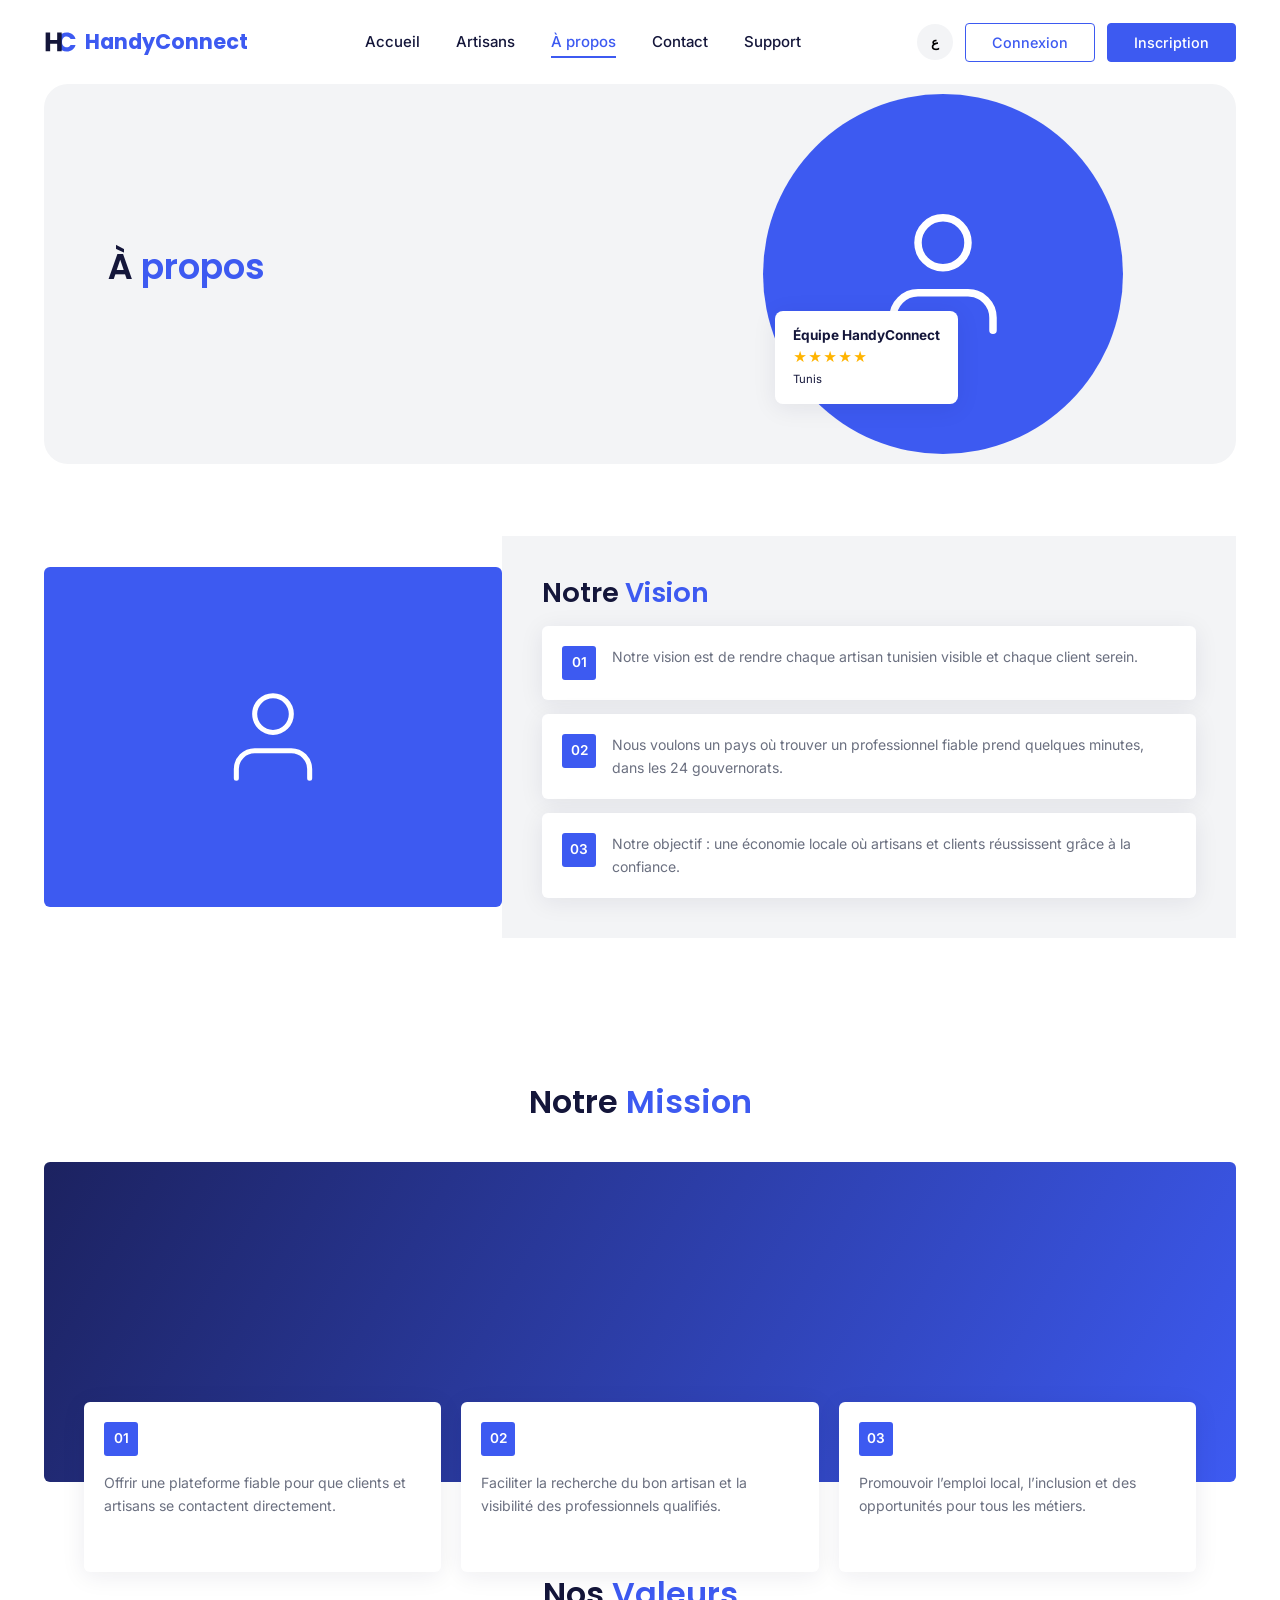
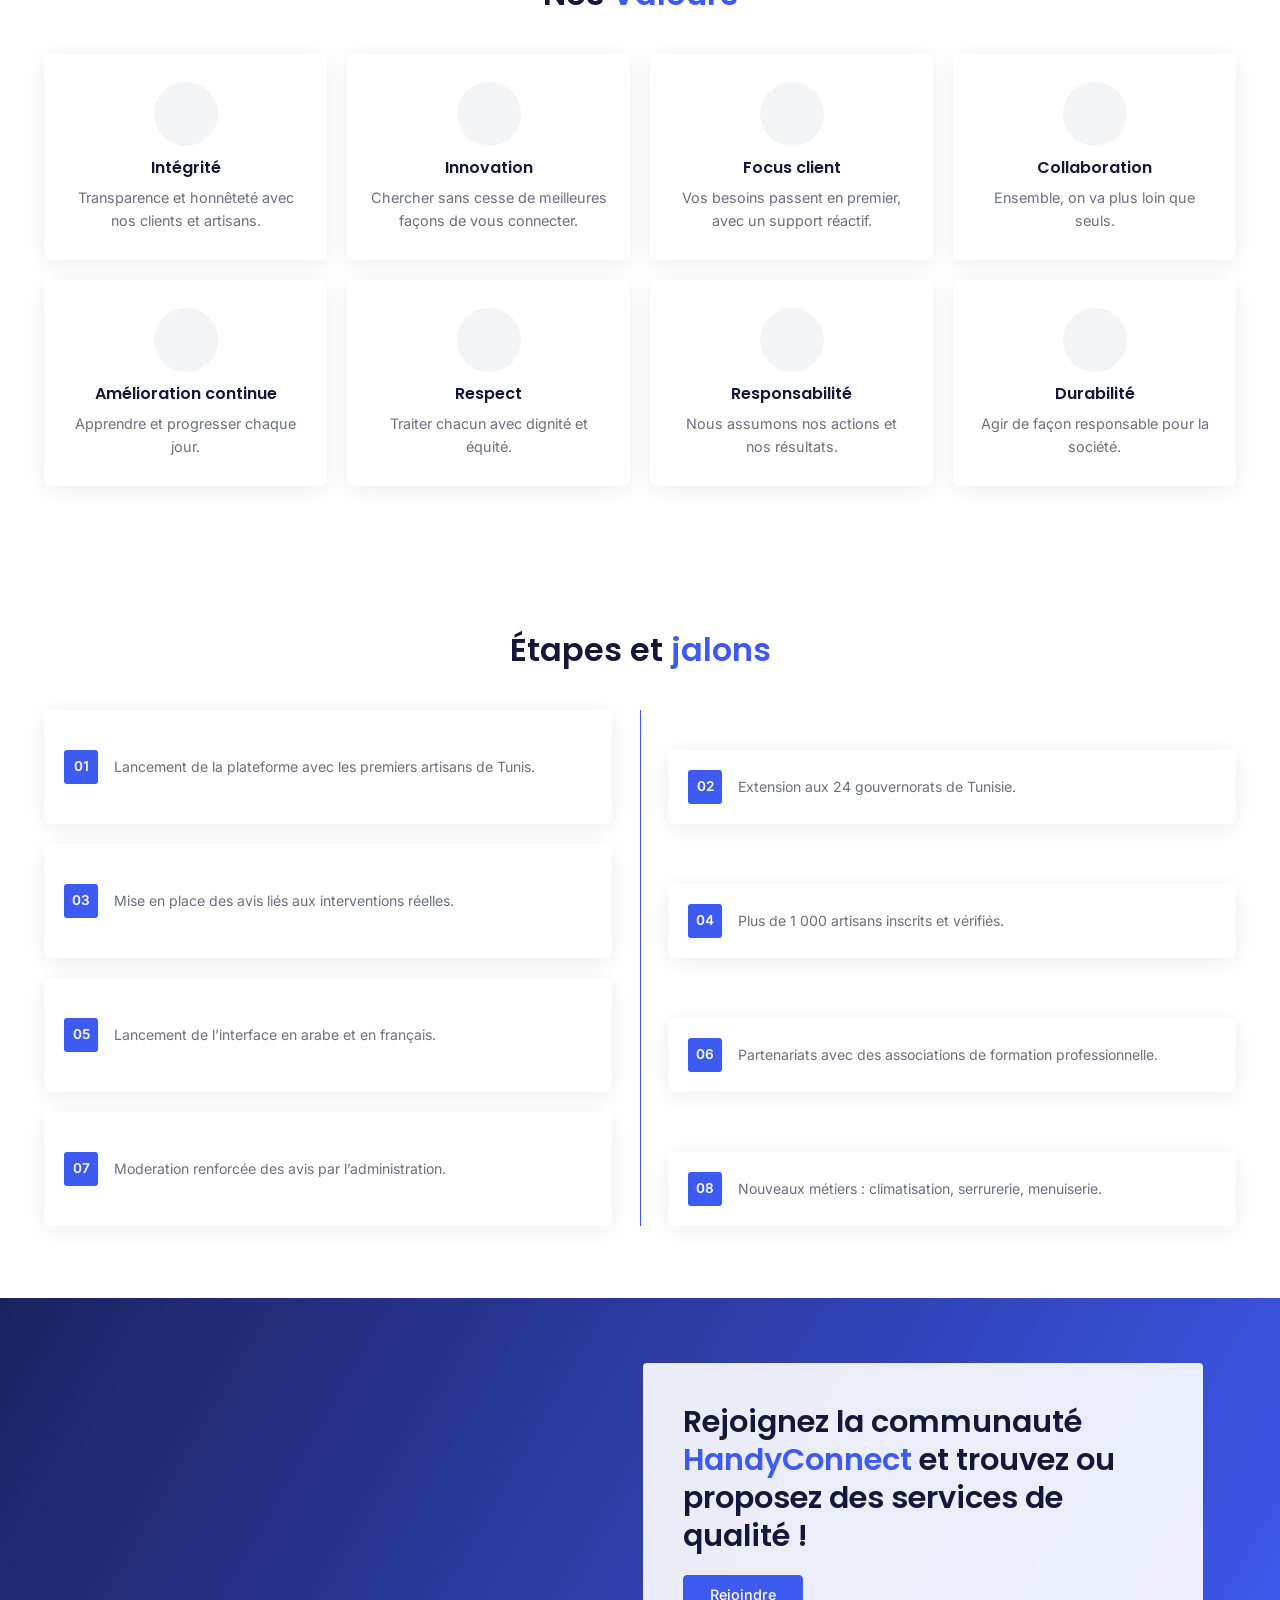
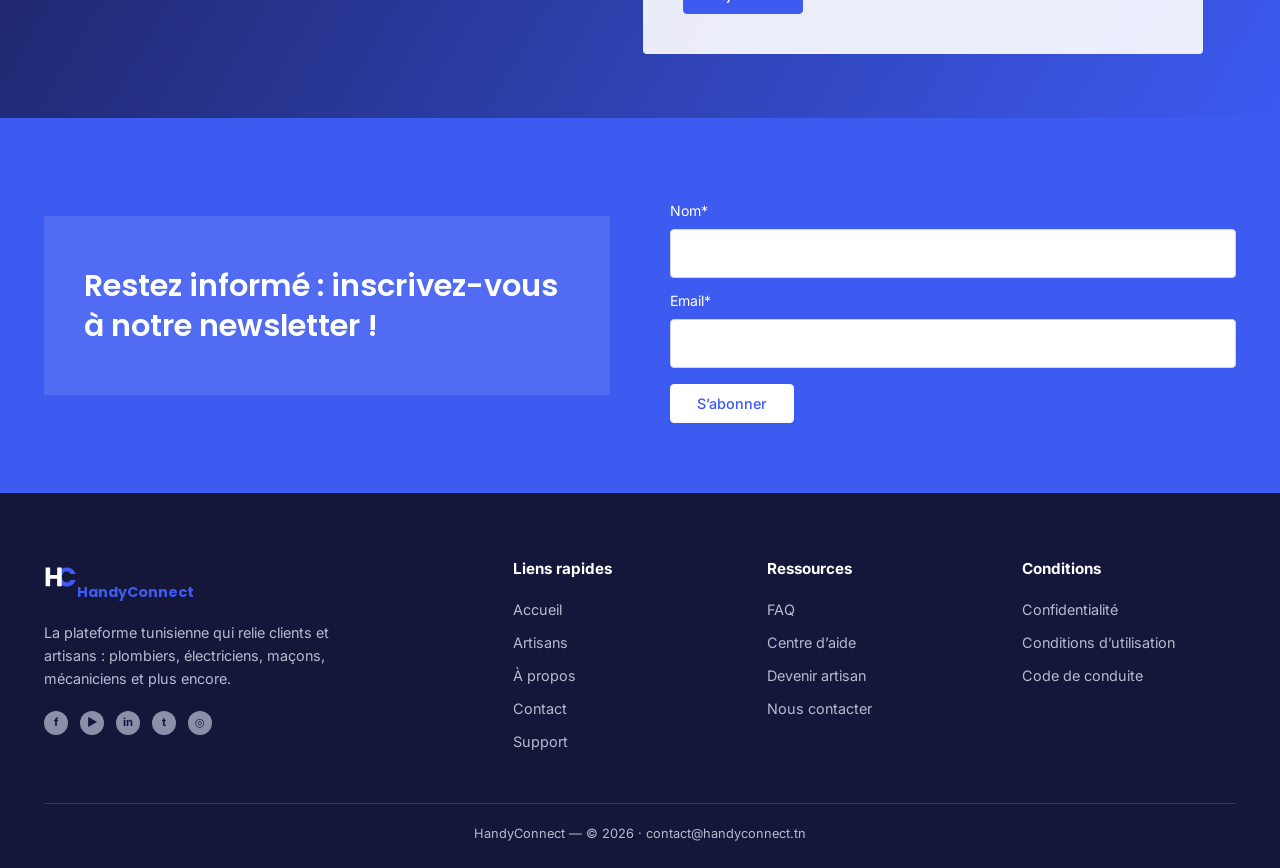
<file: about.html>
<!DOCTYPE html>
<html lang="fr">

<head>
    <meta charset="UTF-8">
    <meta name="viewport" content="width=device-width,initial-scale=1">
    <title>À propos — HandyConnect</title>
    <meta name="theme-color" content="#3D5AF1">
    <link
        href="https://fonts.googleapis.com/css2?family=Cairo:wght@400;700&family=Inter:wght@400;500;600&family=Poppins:wght@500;600;700&display=swap"
        rel="stylesheet">
    <link rel="icon" href="img/logo.svg">
    <link rel="stylesheet" href="css/style.css">
</head>

<body>
    <div id="hd"></div>
    <main class="w">
        <div class="hc">
            <div>
                <h1 data-ar="من <span>نحن</span>">À <span>propos</span></h1>
            </div>
            <div class="hv">
                <div class="cr"><span data-ic="user"></span></div>
                <div class="fc"><b>Équipe HandyConnect</b><br><span class="sr">★★★★★</span><br><small>Tunis</small>
                </div>
            </div>
        </div>
        <section class="sec">
            <div class="vs">
                <div class="vi"><span data-ic="user"></span></div>
                <div class="vp">
                    <h2 data-ar="رؤيتنا <span></span>">Notre <span>Vision</span></h2>
                    <div style="display:flex;flex-direction:column;gap:14px" id="vis"></div>
                </div>
            </div>
        </section>
        <section class="sec" style="padding-bottom:110px">
            <h2 class="st" data-ar="مهمتنا">Notre <span>Mission</span></h2>
            <div class="ms">
                <div class="g3" id="mis"></div>
            </div>
        </section>
        <section class="sec">
            <h2 class="st" data-ar="قيمنا">Nos <span>Valeurs</span></h2>
            <div class="g4" id="val"></div>
        </section>
        <section class="sec">
            <h2 class="st">Étapes et <span>jalons</span></h2>
            <div class="mil" id="mil"></div>
        </section>
    </main>
    <section class="bn" data-cta></section>
    <section class="nl" data-nl></section>
    <div id="ft"></div>
    <script src="js/data.js"></script>
    <script src="js/app.js"></script>
    <script src="js/forms.js"></script>
</body>

</html>
</file>
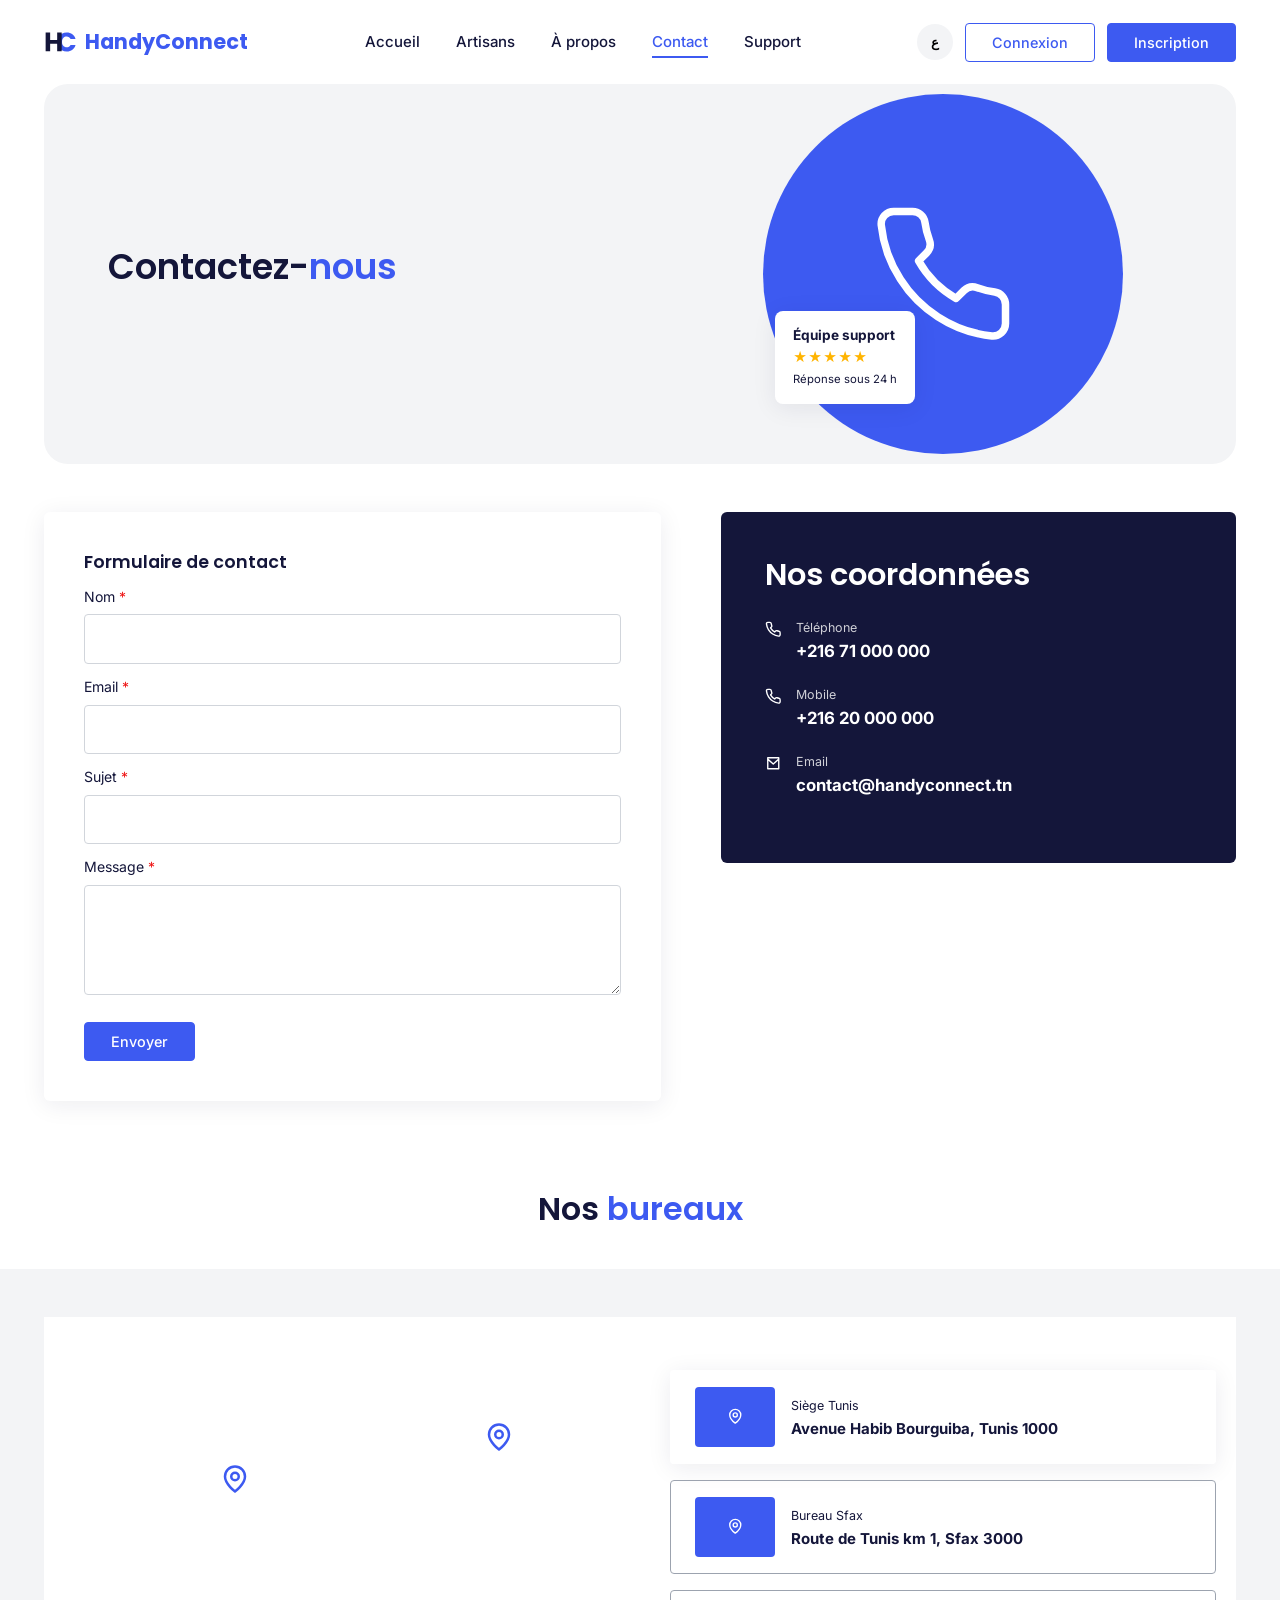
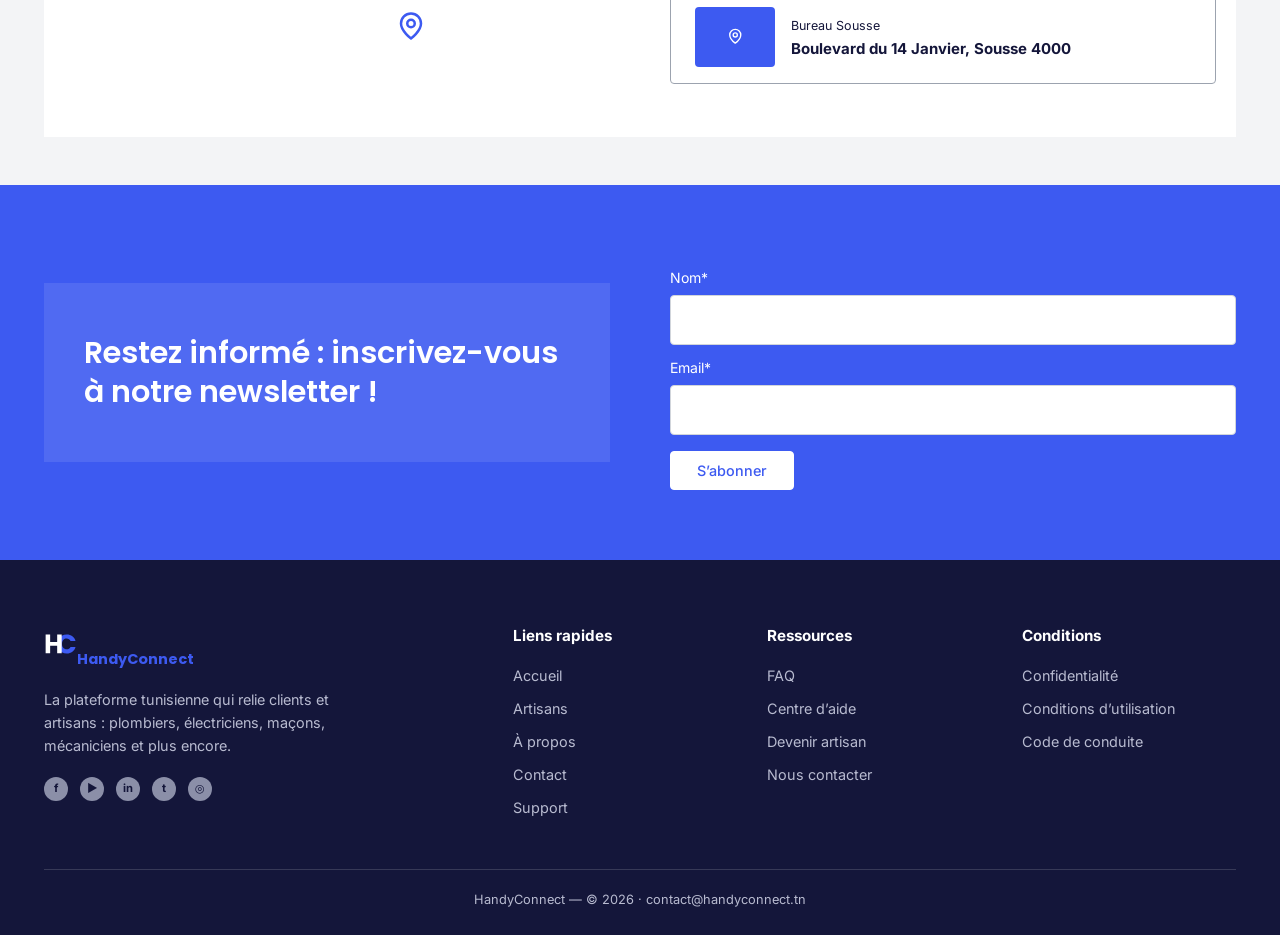
<file: contact.html>
<!DOCTYPE html>
<html lang="fr">

<head>
    <meta charset="UTF-8">
    <meta name="viewport" content="width=device-width,initial-scale=1">
    <title>Contact — HandyConnect</title>
    <meta name="theme-color" content="#3D5AF1">
    <link
        href="https://fonts.googleapis.com/css2?family=Cairo:wght@400;700&family=Inter:wght@400;500;600&family=Poppins:wght@500;600;700&display=swap"
        rel="stylesheet">
    <link rel="icon" href="img/logo.svg">
    <link rel="stylesheet" href="css/style.css">
</head>

<body>
    <div id="hd"></div>
    <main class="w">
        <div class="hc">
            <div>
                <h1 data-ar="تواصل <span>معنا</span>">Contactez-<span>nous</span></h1>
            </div>
            <div class="hv">
                <div class="cr"><span data-ic="phone"></span></div>
                <div class="fc"><b>Équipe support</b><br><span class="sr">★★★★★</span><br><small>Réponse sous 24
                        h</small></div>
            </div>
        </div>
        <div class="cg">
            <form class="fm" action="api/contact" method="post" data-form="contact">
                <h3>Formulaire de contact</h3><label for="ct-n">Nom <em>*</em></label><input id="ct-n" name="name"
                    required minlength="2" maxlength="60" autocomplete="name"><label for="ct-e">Email
                    <em>*</em></label><input id="ct-e" name="email" type="email" required maxlength="80"
                    autocomplete="email"><label for="ct-s">Sujet <em>*</em></label><input id="ct-s" name="subject"
                    required minlength="3" maxlength="100"><label for="ct-m">Message <em>*</em></label><textarea
                    id="ct-m" name="message" required minlength="10" maxlength="1000"></textarea><button
                    class="bf">Envoyer</button>
            </form>
            <div class="dk">
                <h2 data-ar="اتصل بنا">Nos coordonnées</h2>
                <div><span data-ic="phone"></span><span><small>Téléphone</small><b>+216 71 000 000</b></span></div>
                <div><span data-ic="phone"></span><span><small>Mobile</small><b>+216 20 000 000</b></span></div>
                <div><span data-ic="mail"></span><span><small>Email</small><b>contact@handyconnect.tn</b></span></div>
            </div>
        </div>
        <h2 class="st" style="margin-top:40px">Nos <span>bureaux</span></h2>
    </main>
    <section class="bg" style="padding:48px 0">
        <div class="w">
            <div class="ofc">
                <div class="mp" id="mp"></div>
                <div class="ol" id="of"></div>
            </div>
        </div>
    </section>
    <section class="nl" data-nl></section>
    <div id="ft"></div>
    <script src="js/data.js"></script>
    <script src="js/app.js"></script>
    <script src="js/forms.js"></script>
</body>

</html>
</file>
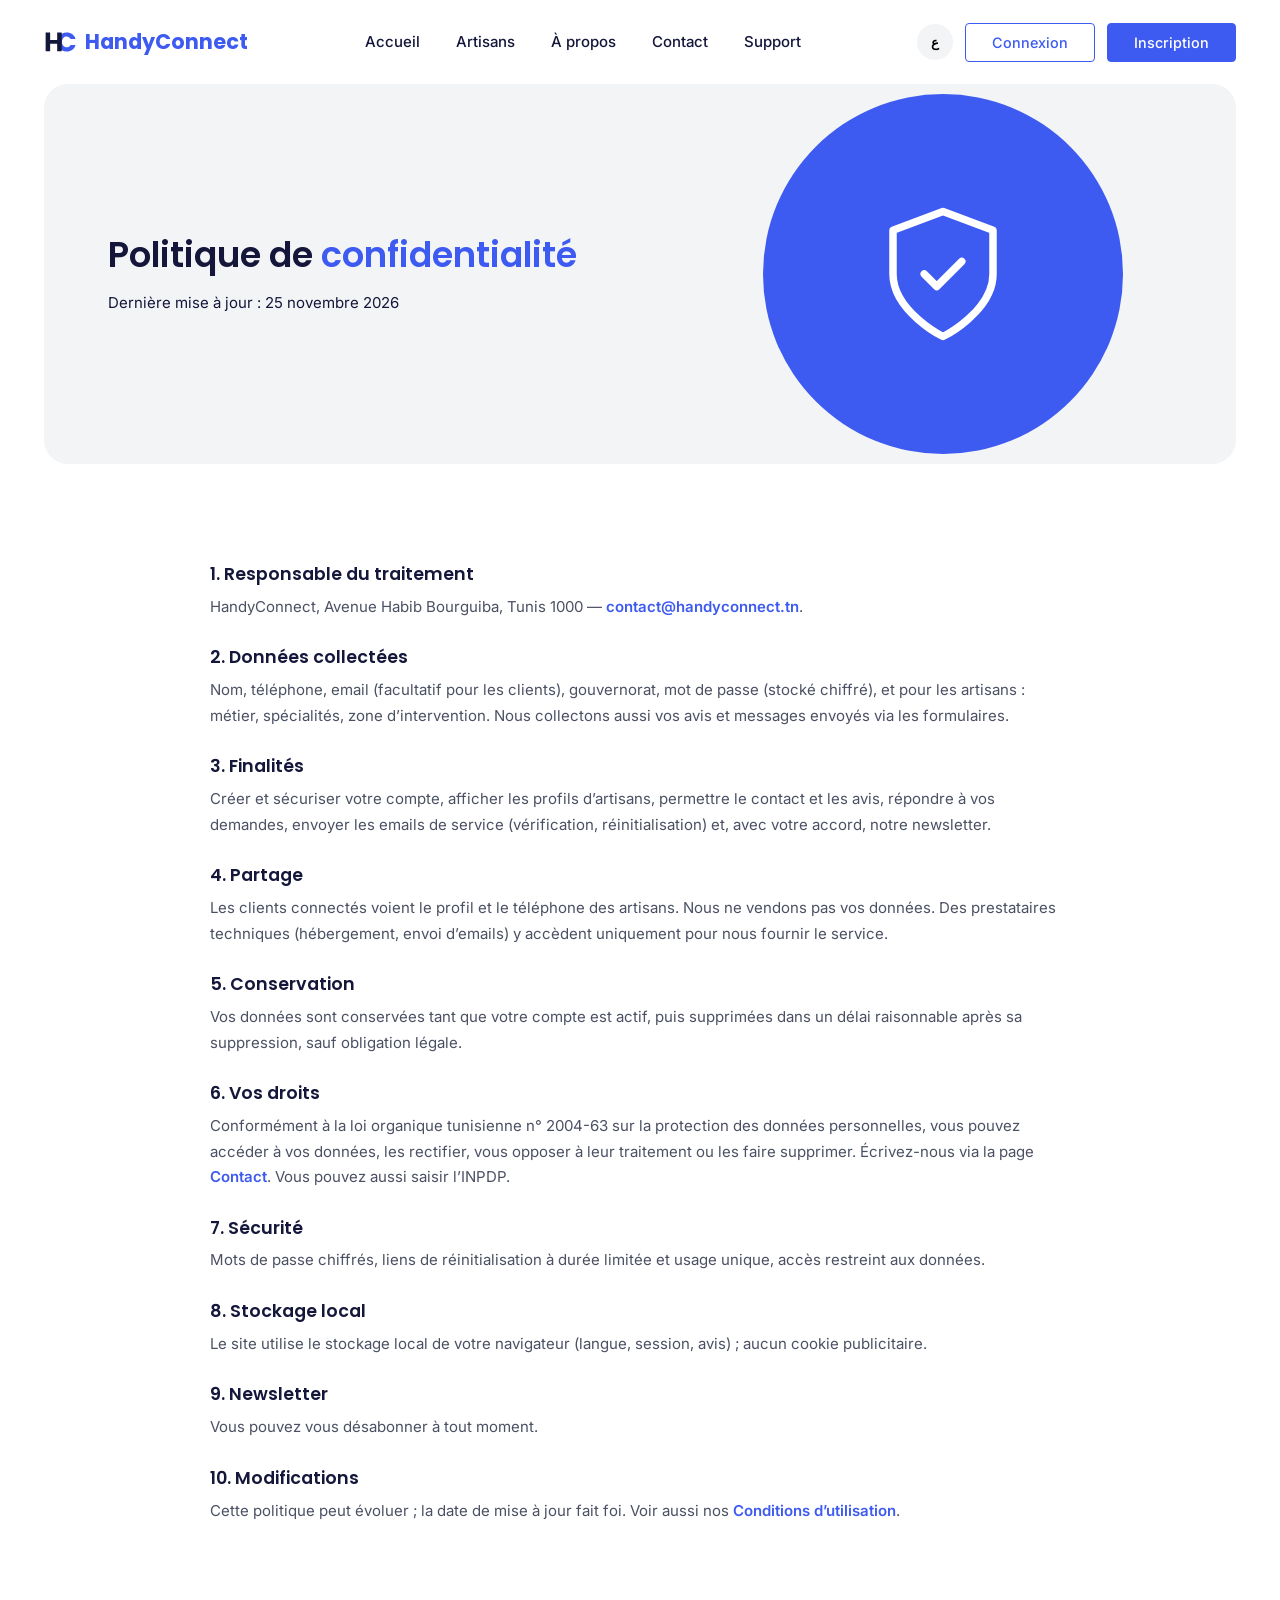
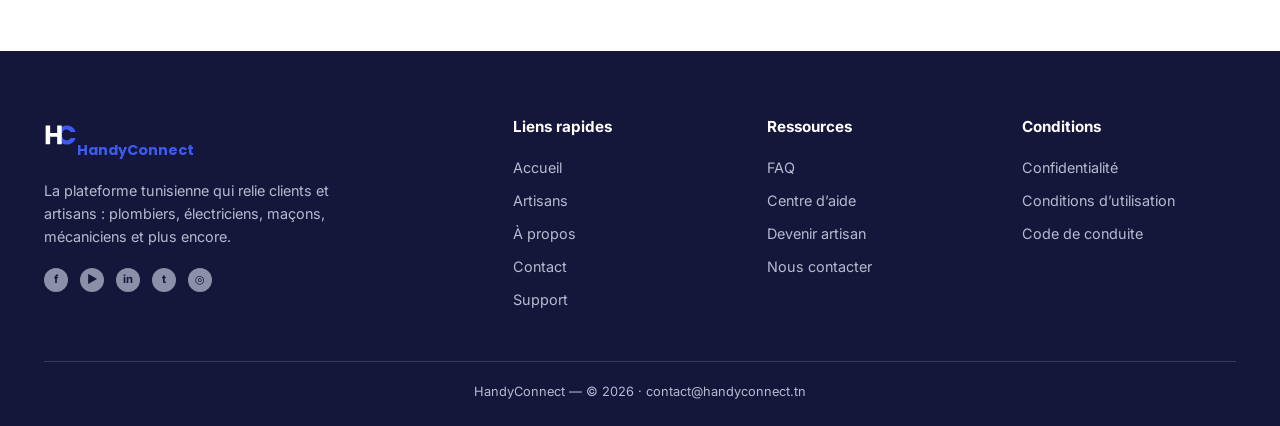
<file: privacy.html>
<!DOCTYPE html>
<html lang="fr">

<head>
    <meta charset="UTF-8">
    <meta name="viewport" content="width=device-width,initial-scale=1">
    <title>Politique de confidentialité — HandyConnect</title>
    <meta name="theme-color" content="#3D5AF1">
    <link
        href="https://fonts.googleapis.com/css2?family=Cairo:wght@400;700&family=Inter:wght@400;500;600&family=Poppins:wght@500;600;700&display=swap"
        rel="stylesheet">
    <link rel="icon" href="img/logo.svg">
    <link rel="stylesheet" href="css/style.css">
    <style>
        .legal {
            max-width: 860px;
            margin: 0 auto 56px
        }

        .legal h3 {
            margin: 28px 0 8px;
            font-family: Poppins, Cairo, sans-serif;
            color: #14163A
        }

        .legal p,
        .legal li {
            line-height: 1.7;
            color: #4B5063
        }

        .legal a {
            color: #3D5AF1;
            font-weight: 600
        }
    </style>
</head>

<body>
    <div id="hd"></div>
    <main class="w">
        <div class="hc">
            <div>
                <h1 data-ar="سياسة <span>الخصوصية</span>">Politique de <span>confidentialité</span></h1>
                <p>Dernière mise à jour : 25 novembre 2026</p>
            </div>
            <div class="hv">
                <div class="cr"><span data-ic="shield"></span></div>
            </div>
        </div>
        <section class="sec">
            <div class="legal">
                <h3>1. Responsable du traitement</h3>
                <p>HandyConnect, Avenue Habib Bourguiba, Tunis 1000 — <a
                        href="mailto:contact@handyconnect.tn">contact@handyconnect.tn</a>.</p>
                <h3>2. Données collectées</h3>
                <p>Nom, téléphone, email (facultatif pour les clients), gouvernorat, mot de passe (stocké chiffré), et
                    pour les artisans : métier, spécialités, zone d’intervention. Nous collectons aussi vos avis et
                    messages envoyés via les formulaires.</p>
                <h3>3. Finalités</h3>
                <p>Créer et sécuriser votre compte, afficher les profils d’artisans, permettre le contact et les avis,
                    répondre à vos demandes, envoyer les emails de service (vérification, réinitialisation) et, avec
                    votre accord, notre newsletter.</p>
                <h3>4. Partage</h3>
                <p>Les clients connectés voient le profil et le téléphone des artisans. Nous ne vendons pas vos données.
                    Des prestataires techniques (hébergement, envoi d’emails) y accèdent uniquement pour nous fournir le
                    service.</p>
                <h3>5. Conservation</h3>
                <p>Vos données sont conservées tant que votre compte est actif, puis supprimées dans un délai
                    raisonnable après sa suppression, sauf obligation légale.</p>
                <h3>6. Vos droits</h3>
                <p>Conformément à la loi organique tunisienne n° 2004-63 sur la protection des données personnelles,
                    vous pouvez accéder à vos données, les rectifier, vous opposer à leur traitement ou les faire
                    supprimer. Écrivez-nous via la page <a href="contact.html">Contact</a>. Vous pouvez aussi saisir
                    l’INPDP.</p>
                <h3>7. Sécurité</h3>
                <p>Mots de passe chiffrés, liens de réinitialisation à durée limitée et usage unique, accès restreint
                    aux données.</p>
                <h3>8. Stockage local</h3>
                <p>Le site utilise le stockage local de votre navigateur (langue, session, avis) ; aucun cookie
                    publicitaire.</p>
                <h3>9. Newsletter</h3>
                <p>Vous pouvez vous désabonner à tout moment.</p>
                <h3>10. Modifications</h3>
                <p>Cette politique peut évoluer ; la date de mise à jour fait foi. Voir aussi nos <a
                        href="terms.html">Conditions d’utilisation</a>.</p>
            </div>
        </section>
    </main>
    <div id="ft"></div>
    <script src="js/data.js"></script>
    <script src="js/app.js"></script>
    <script src="js/forms.js"></script>
</body>

</html>
</file>
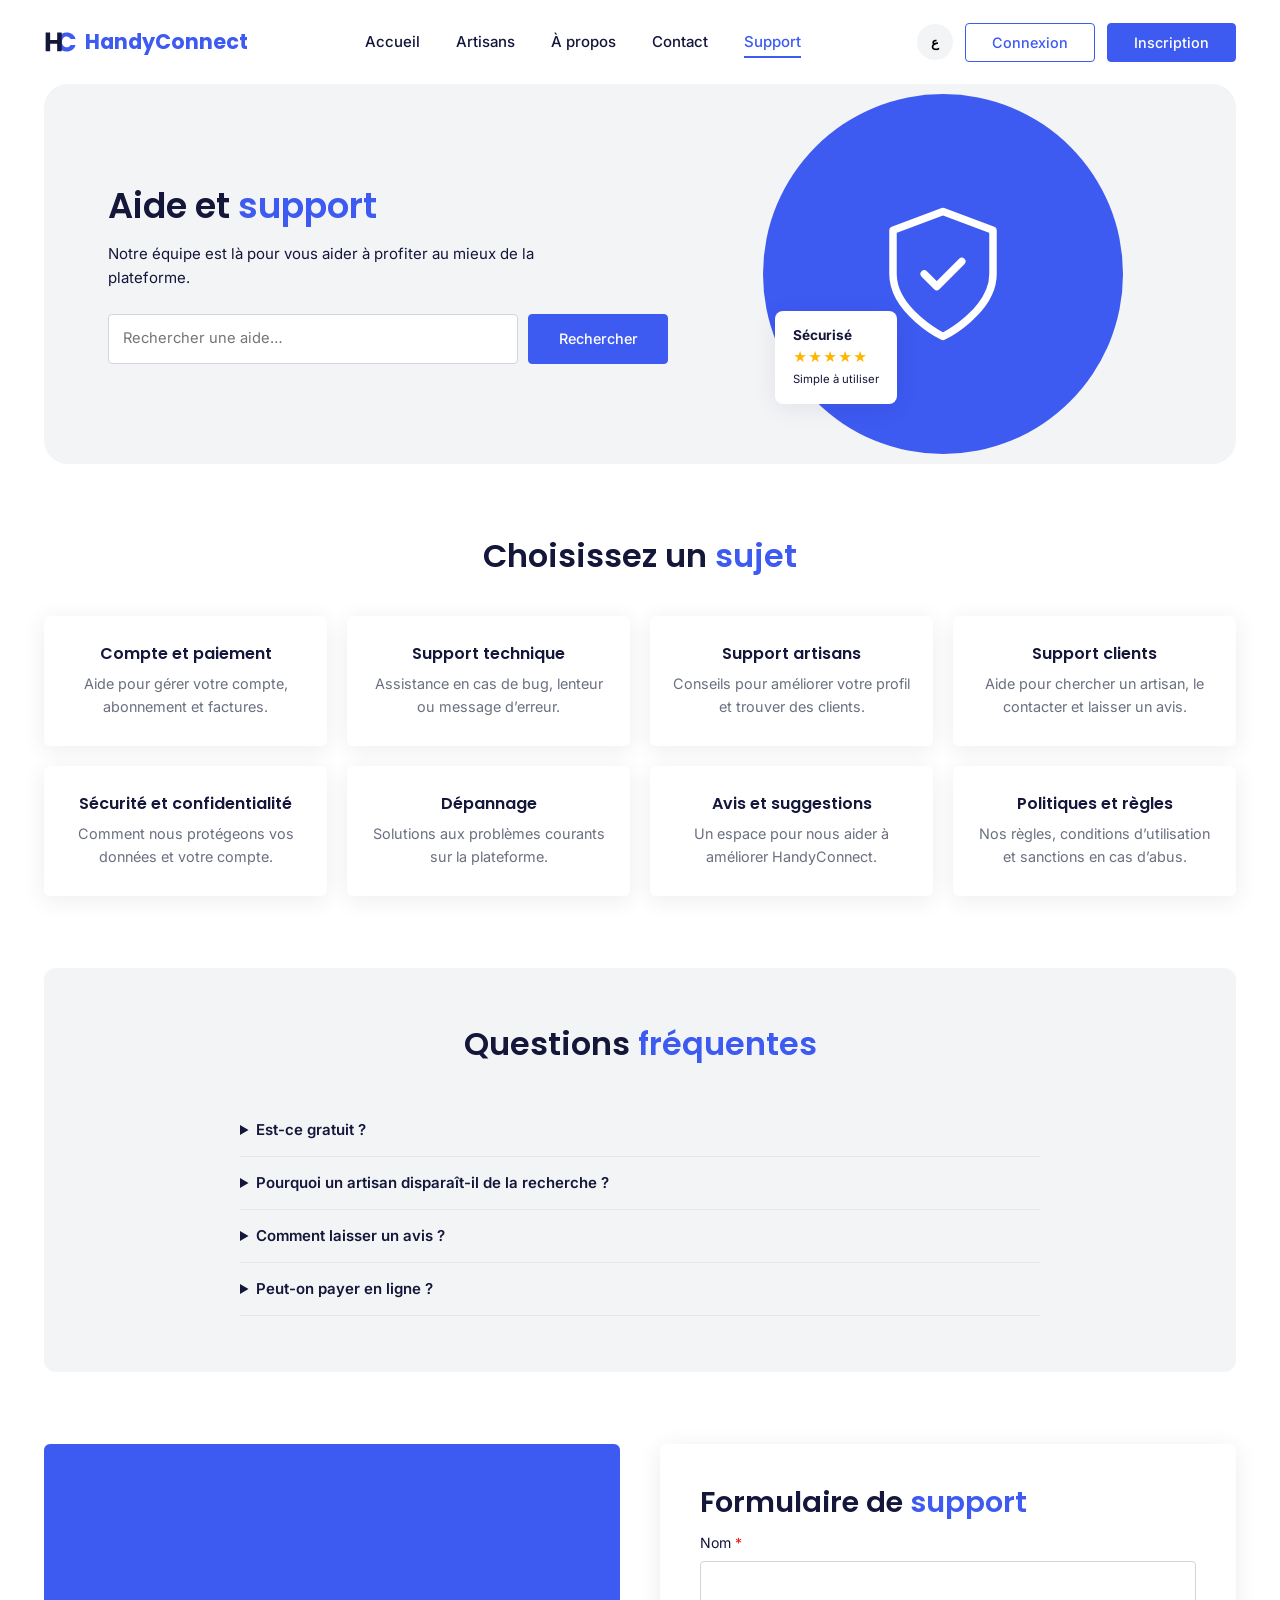
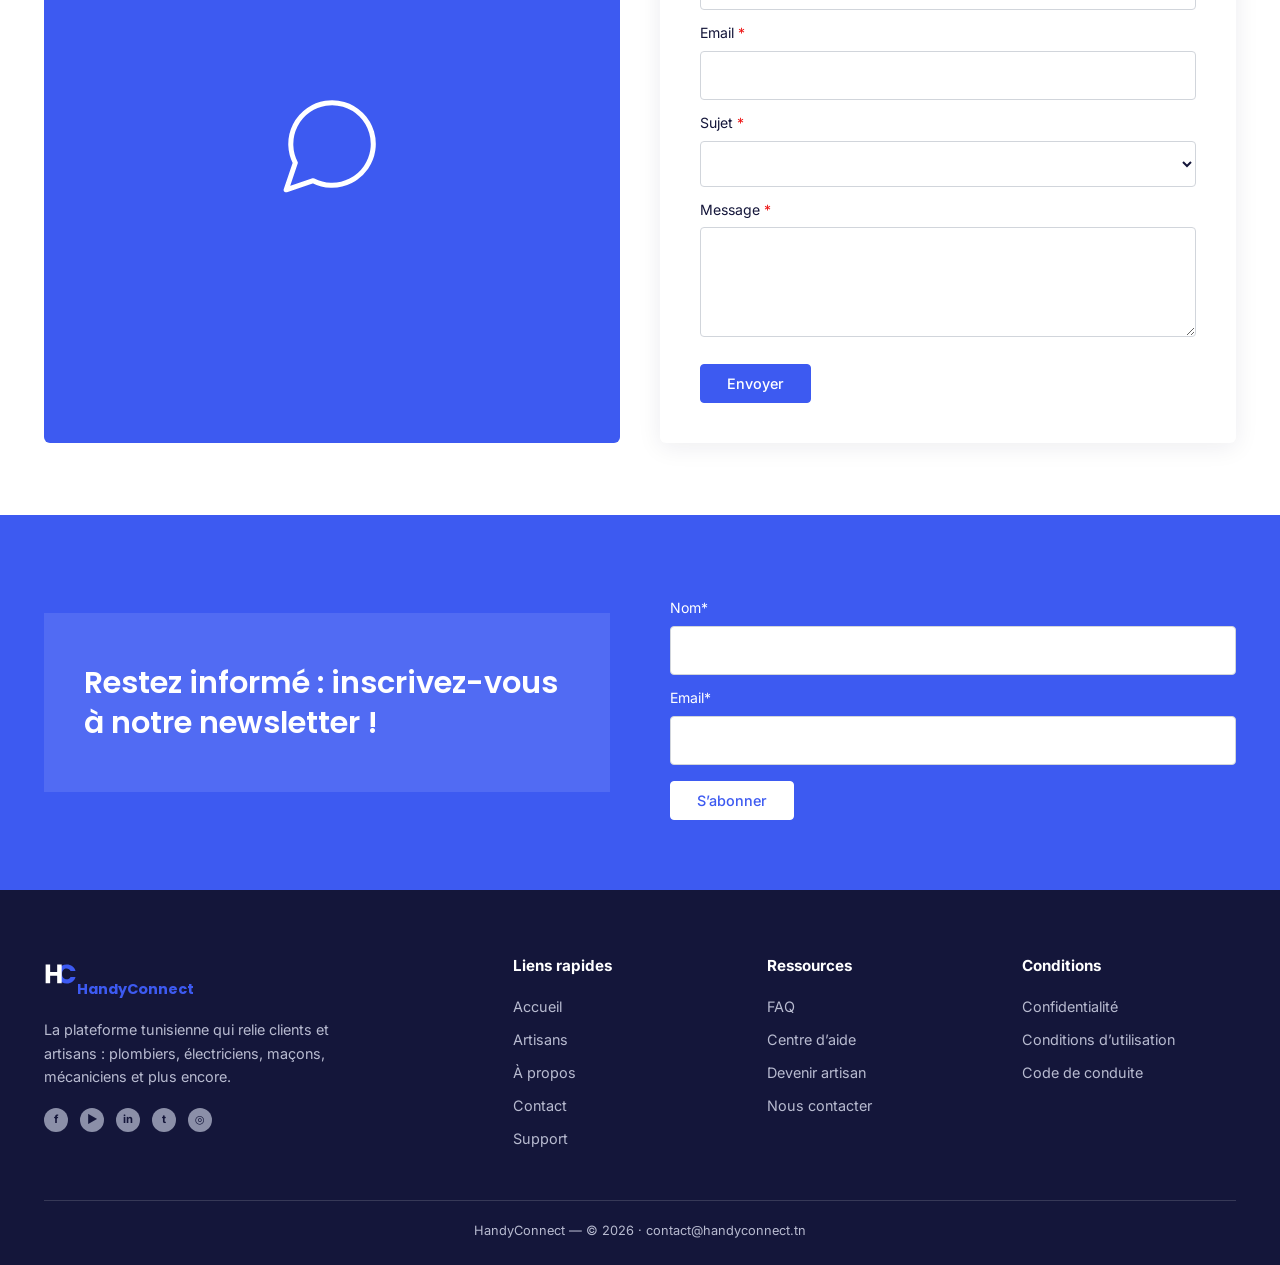
<file: support.html>
<!DOCTYPE html>
<html lang="fr">

<head>
    <meta charset="UTF-8">
    <meta name="viewport" content="width=device-width,initial-scale=1">
    <title>Support — HandyConnect</title>
    <meta name="theme-color" content="#3D5AF1">
    <link
        href="https://fonts.googleapis.com/css2?family=Cairo:wght@400;700&family=Inter:wght@400;500;600&family=Poppins:wght@500;600;700&display=swap"
        rel="stylesheet">
    <link rel="icon" href="img/logo.svg">
    <link rel="stylesheet" href="css/style.css">
</head>

<body>
    <div id="hd"></div>
    <main class="w">
        <div class="hc">
            <div>
                <h1 data-ar="مساعدة <span>ودعم</span>">Aide et <span>support</span></h1>
                <p data-ar="فريقنا جاهز لمساعدتك.">Notre équipe est là pour vous aider à profiter au mieux de la
                    plateforme.</p>
                <form class="srch" action="#faq" method="get" data-form="help"><input name="q"
                        aria-label="Rechercher une aide" placeholder="Rechercher une aide…" required
                        maxlength="80"><button class="bf">Rechercher</button></form>
            </div>
            <div class="hv">
                <div class="cr"><span data-ic="shield"></span></div>
                <div class="fc"><b>Sécurisé</b><br><span class="sr">★★★★★</span><br><small>Simple à utiliser</small>
                </div>
            </div>
        </div>
        <section class="sec">
            <h2 class="st" data-ar="اختر <span>الموضوع</span>">Choisissez un <span>sujet</span></h2>
            <div class="g4" id="top"></div>
        </section>
        <section class="sec bg" id="faq" style="padding:56px 24px;border-radius:12px">
            <h2 class="st">Questions <span>fréquentes</span></h2>
            <div class="faq" style="max-width:800px;margin:auto">
                <details>
                    <summary>Est-ce gratuit ?</summary>
                    <p>Oui, 100 % gratuit pour les clients. Seuls les artisans souscrivent un abonnement.</p>
                </details>
                <details>
                    <summary>Pourquoi un artisan disparaît-il de la recherche ?</summary>
                    <p>Son profil est masqué quand son abonnement expire.</p>
                </details>
                <details>
                    <summary>Comment laisser un avis ?</summary>
                    <p>Après une intervention, notez de 1 à 5 étoiles ; l’avis est modéré par l’administration.</p>
                </details>
                <details>
                    <summary>Peut-on payer en ligne ?</summary>
                    <p>Non, le paiement se règle directement avec l’artisan.</p>
                </details>
            </div>
        </section>
        <section class="sec">
            <div class="sp">
                <div class="vi"><span data-ic="chat"></span></div>
                <form class="fm" action="api/support" method="post" data-form="support">
                    <h2 data-ar="نموذج <span>الدعم</span>">Formulaire de <span>support</span></h2><label for="sp-n">Nom
                        <em>*</em></label><input id="sp-n" name="name" required minlength="2" maxlength="60"
                        autocomplete="name"><label for="sp-e">Email <em>*</em></label><input id="sp-e" name="email"
                        type="email" required maxlength="80" autocomplete="email"><label for="sp-s">Sujet
                        <em>*</em></label><select id="sp-s" name="subject" required></select><label for="sp-m">Message
                        <em>*</em></label><textarea id="sp-m" name="message" required minlength="10"
                        maxlength="1000"></textarea><button class="bf">Envoyer</button>
                </form>
            </div>
        </section>
    </main>
    <section class="nl" data-nl></section>
    <div id="ft"></div>
    <script src="js/data.js"></script>
    <script src="js/app.js"></script>
    <script src="js/forms.js"></script>
</body>

</html>
</file>
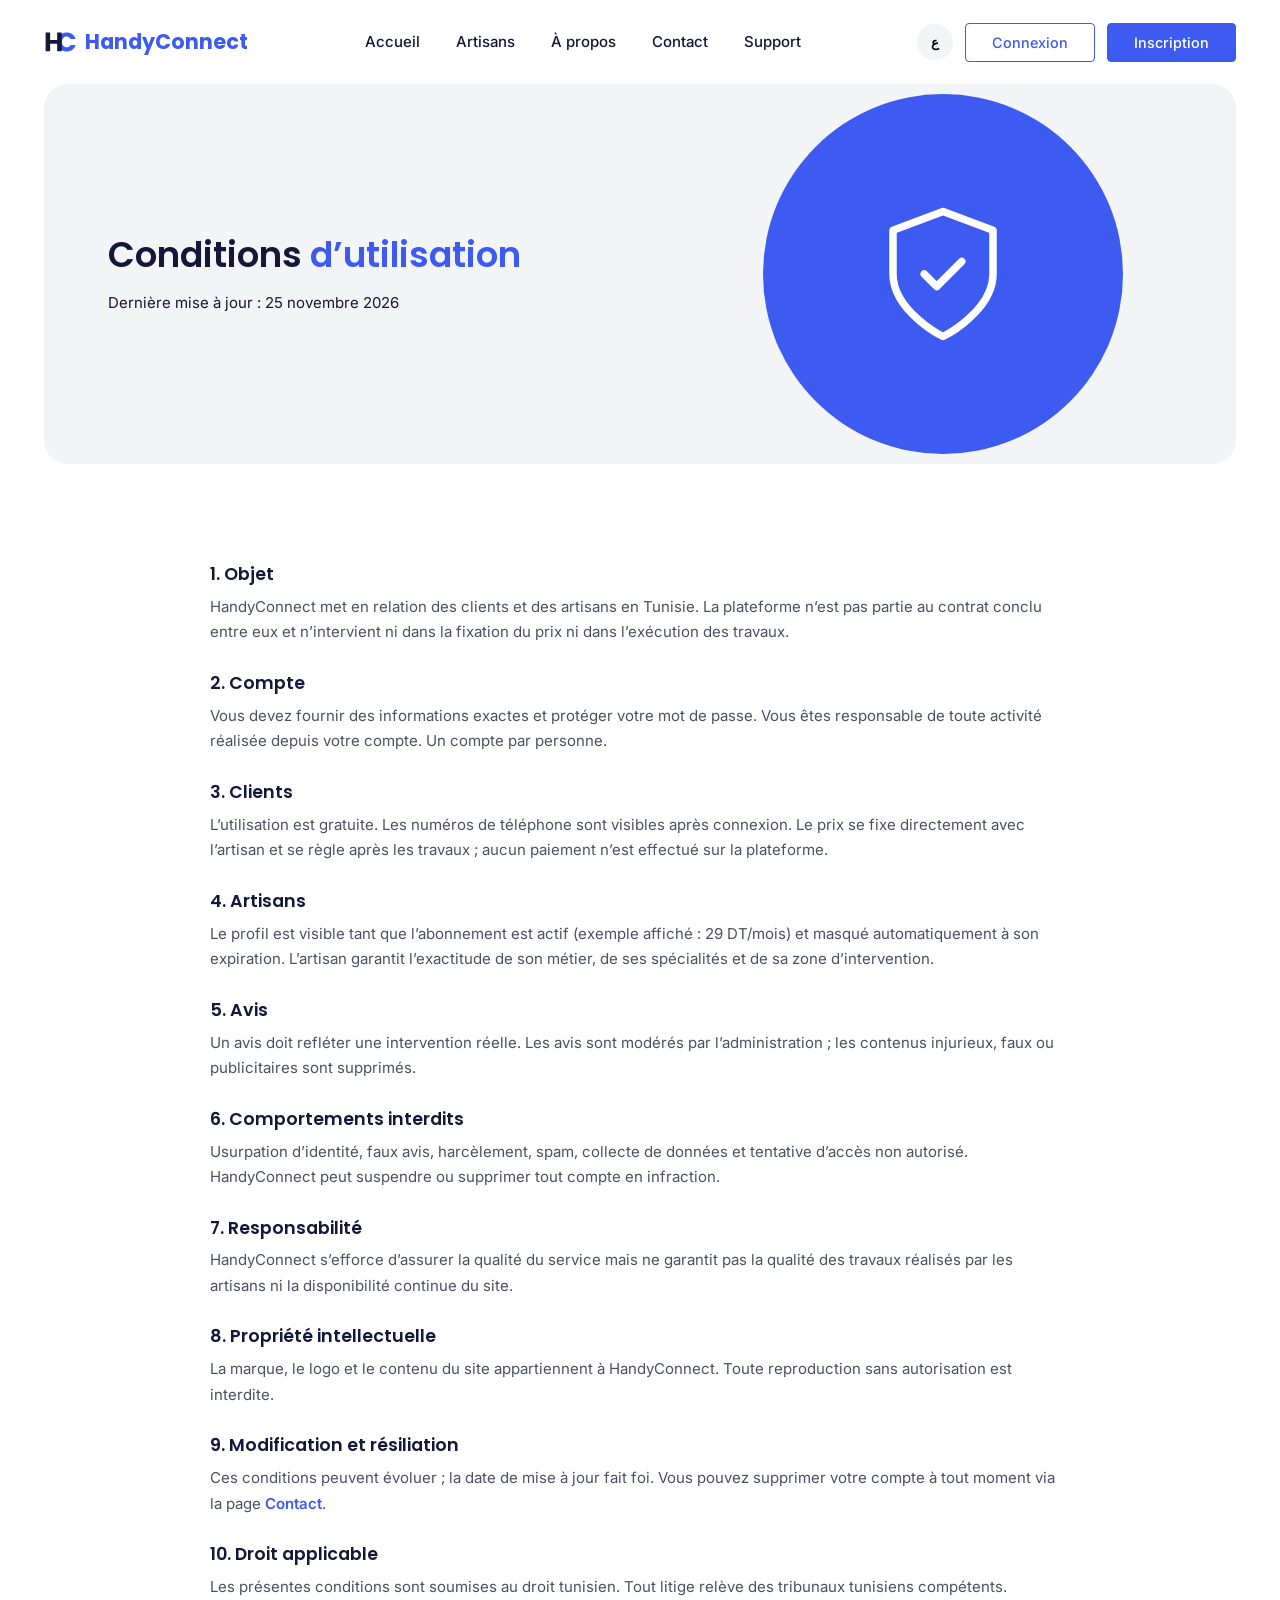
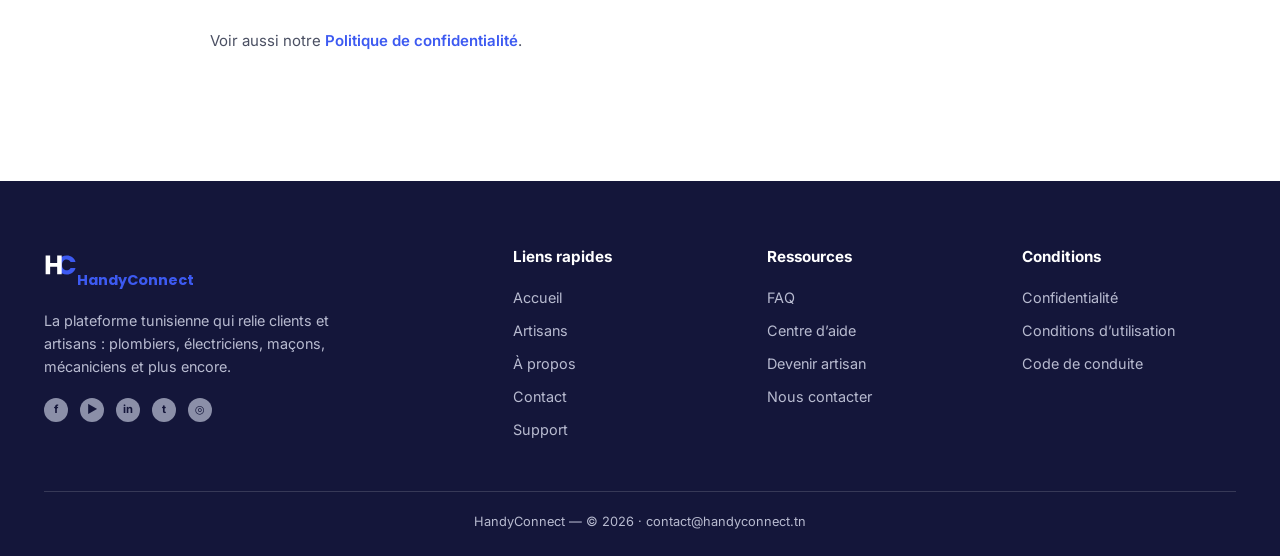
<file: terms.html>
<!DOCTYPE html>
<html lang="fr">

<head>
    <meta charset="UTF-8">
    <meta name="viewport" content="width=device-width,initial-scale=1">
    <title>Conditions d’utilisation — HandyConnect</title>
    <meta name="theme-color" content="#3D5AF1">
    <link
        href="https://fonts.googleapis.com/css2?family=Cairo:wght@400;700&family=Inter:wght@400;500;600&family=Poppins:wght@500;600;700&display=swap"
        rel="stylesheet">
    <link rel="icon" href="img/logo.svg">
    <link rel="stylesheet" href="css/style.css">
    <style>
        .legal {
            max-width: 860px;
            margin: 0 auto 56px
        }

        .legal h3 {
            margin: 28px 0 8px;
            font-family: Poppins, Cairo, sans-serif;
            color: #14163A
        }

        .legal p,
        .legal li {
            line-height: 1.7;
            color: #4B5063
        }

        .legal a {
            color: #3D5AF1;
            font-weight: 600
        }
    </style>
</head>

<body>
    <div id="hd"></div>
    <main class="w">
        <div class="hc">
            <div>
                <h1 data-ar="شروط <span>الاستخدام</span>">Conditions <span>d’utilisation</span></h1>
                <p>Dernière mise à jour : 25 novembre 2026</p>
            </div>
            <div class="hv">
                <div class="cr"><span data-ic="shield"></span></div>
            </div>
        </div>
        <section class="sec">
            <div class="legal">
                <h3>1. Objet</h3>
                <p>HandyConnect met en relation des clients et des artisans en Tunisie. La plateforme n’est pas partie
                    au contrat conclu entre eux et n’intervient ni dans la fixation du prix ni dans l’exécution des
                    travaux.</p>
                <h3>2. Compte</h3>
                <p>Vous devez fournir des informations exactes et protéger votre mot de passe. Vous êtes responsable de
                    toute activité réalisée depuis votre compte. Un compte par personne.</p>
                <h3>3. Clients</h3>
                <p>L’utilisation est gratuite. Les numéros de téléphone sont visibles après connexion. Le prix se fixe
                    directement avec l’artisan et se règle après les travaux ; aucun paiement n’est effectué sur la
                    plateforme.</p>
                <h3>4. Artisans</h3>
                <p>Le profil est visible tant que l’abonnement est actif (exemple affiché : 29 DT/mois) et masqué
                    automatiquement à son expiration. L’artisan garantit l’exactitude de son métier, de ses spécialités
                    et de sa zone d’intervention.</p>
                <h3>5. Avis</h3>
                <p>Un avis doit refléter une intervention réelle. Les avis sont modérés par l’administration ; les
                    contenus injurieux, faux ou publicitaires sont supprimés.</p>
                <h3>6. Comportements interdits</h3>
                <p>Usurpation d’identité, faux avis, harcèlement, spam, collecte de données et tentative d’accès non
                    autorisé. HandyConnect peut suspendre ou supprimer tout compte en infraction.</p>
                <h3>7. Responsabilité</h3>
                <p>HandyConnect s’efforce d’assurer la qualité du service mais ne garantit pas la qualité des travaux
                    réalisés par les artisans ni la disponibilité continue du site.</p>
                <h3>8. Propriété intellectuelle</h3>
                <p>La marque, le logo et le contenu du site appartiennent à HandyConnect. Toute reproduction sans
                    autorisation est interdite.</p>
                <h3>9. Modification et résiliation</h3>
                <p>Ces conditions peuvent évoluer ; la date de mise à jour fait foi. Vous pouvez supprimer votre compte
                    à tout moment via la page <a href="contact.html">Contact</a>.</p>
                <h3>10. Droit applicable</h3>
                <p>Les présentes conditions sont soumises au droit tunisien. Tout litige relève des tribunaux tunisiens
                    compétents.</p>
                <p style="margin-top:28px">Voir aussi notre <a href="privacy.html">Politique de confidentialité</a>.</p>
            </div>
        </section>
    </main>
    <div id="ft"></div>
    <script src="js/data.js"></script>
    <script src="js/app.js"></script>
    <script src="js/forms.js"></script>
</body>

</html>
</file>
<file: css/style.css>
:root{--b:#3D5AF1;--d:#14163A;--g:#F3F4F6;--m:#6B7080;--l:#E5E7EB;--sh:0 4px 24px rgba(20,22,58,.08)}
*{margin:0;padding:0;box-sizing:border-box}html{scroll-behavior:smooth}
body{font:15px/1.6 Inter,system-ui,sans-serif;color:var(--d);background:#fff}
h1,h2,h3,.logo{font-family:Poppins,sans-serif;line-height:1.25;font-weight:600}
[dir=rtl] body,[dir=rtl] h1,[dir=rtl] h2,[dir=rtl] h3,[dir=rtl] .logo{font-family:Cairo,sans-serif}
a{color:inherit;text-decoration:none}.i{width:1.1em;height:1.1em;vertical-align:-.17em;flex-shrink:0}
.w{max-width:1240px;margin:auto;padding:0 24px}h1 span,h2 span{color:var(--b)}.c{text-align:center;margin-top:36px}
.nv{background:#fff;position:sticky;top:0;z-index:20}.ni{height:84px;display:flex;align-items:center;justify-content:space-between;gap:24px}
.logo{display:flex;align-items:center;gap:8px;font-size:1.3rem;font-weight:700;color:var(--b)}
.lm{width:34px;height:34px;border-radius:50%;background:var(--g);display:grid;place-items:center;font-size:1rem}
.nv nav{display:flex;gap:36px;font-weight:500}.nv nav a.on,.nv nav a:hover{color:var(--b)}
.nr{display:flex;gap:12px;align-items:center}
.bf,.bo{display:inline-flex;align-items:center;justify-content:center;gap:8px;padding:10px 26px;border-radius:4px;font:500 .9rem Inter,sans-serif;cursor:pointer;border:1px solid var(--b)}
.bf{background:var(--b);color:#fff}.bo{background:#fff;color:var(--b)}.bf:hover{filter:brightness(.92)}
.lgb{width:36px;height:36px;border:0;background:var(--g);border-radius:50%;cursor:pointer;font-weight:700}
.hc{background:var(--g);border-radius:24px;display:grid;grid-template-columns:1.2fr 1fr;align-items:center;min-height:300px;overflow:hidden;padding:40px 0 40px 64px}
.hc h1{font-size:2.2rem;margin-bottom:14px}.hc p{max-width:480px}
.hv{position:relative;height:300px}.cr{position:absolute;right:-40px;top:-30px;width:360px;height:360px;border-radius:50%;background:var(--b);display:grid;place-items:center;color:#fff}
.cr .i{width:150px;height:150px;stroke-width:1.2}
.fc{position:absolute;left:10%;bottom:20px;background:#fff;border-radius:8px;padding:14px 18px;box-shadow:var(--sh);font-size:.85rem;z-index:2}
.sr{color:#FFB400;letter-spacing:1px}.sr i{color:#D1D5DB;font-style:normal}
input,select,textarea{font:inherit;font-size:.92rem;padding:12px 14px;border:1px solid #D1D5DB;border-radius:4px;background:#fff;color:var(--d);width:100%}
.srch{display:flex;gap:10px;margin-top:24px;flex-wrap:wrap;max-width:560px}.srch>*{flex:1;min-width:140px}.srch .bf{flex:0 0 auto}
.sec{padding:72px 0}.bg{background:var(--g)}.st{text-align:center;font-size:2rem;margin-bottom:40px}
.g4{display:grid;grid-template-columns:repeat(4,1fr);gap:20px}.g3{display:grid;grid-template-columns:repeat(3,1fr);gap:20px}
.cc{background:#fff;box-shadow:var(--sh);border-radius:6px;padding:28px 22px;text-align:center;cursor:pointer}
.cc .i{width:56px;height:56px;color:var(--b);stroke-width:1.3;margin-bottom:14px}.cc h3{font-size:1rem;margin-bottom:8px}.cc p{color:var(--m);font-size:.9rem}
.card{background:#fff;box-shadow:var(--sh);border-radius:8px;overflow:hidden;cursor:pointer;transition:.2s}.card:hover{transform:translateY(-4px)}
.av{height:190px;display:grid;place-items:center;position:relative;color:#fff}.av .i{width:70px;height:70px;stroke-width:1.2}
.av span{position:absolute;bottom:8px;right:14px;font:700 1.6rem Poppins;opacity:.35}
.c0{background:#3D5AF1}.c1{background:#5B7CFA}.c2{background:#2D3FB8}.c3{background:#6D83F2}
.cb{padding:16px}.cb h3{font-size:1.02rem}.mu{color:var(--m);font-size:.9rem}.rt{font-size:.85rem;margin:6px 0}.lc{font-size:.85rem;color:var(--m)}.lc .i{color:var(--b)}
.rr{display:flex;justify-content:space-between;align-items:flex-end;margin-top:12px;font-size:.75rem;color:var(--m)}.rr div{display:flex;flex-direction:column;gap:4px}
.tag{background:var(--b);color:#fff;padding:2px 8px;border-radius:3px;font-size:.8rem;font-weight:600;width:fit-content}.sat{background:var(--g);padding:2px 10px;border-radius:3px;color:var(--d);font-weight:600;font-size:.82rem}
.nm{width:34px;height:34px;background:var(--b);color:#fff;display:grid;place-items:center;font-weight:600;font-size:.85rem;border-radius:3px;flex-shrink:0}
.nc{display:flex;gap:16px;background:#fff;box-shadow:var(--sh);padding:20px;border-radius:6px;align-items:flex-start}.nc p{color:var(--m);font-size:.88rem}.nc h3{font-size:.95rem;margin-bottom:4px}
.bn{background:linear-gradient(120deg,#1c2260,#3D5AF1);min-height:420px;display:flex;align-items:center;justify-content:flex-end;padding:40px 6%}
.bn>div{background:rgba(255,255,255,.9);max-width:560px;padding:40px;border-radius:4px}.bn h2{font-size:1.9rem;margin-bottom:20px}
.nl{background:var(--b);color:#fff;padding:70px 0}.nli{display:grid;grid-template-columns:1fr 1fr;gap:60px;align-items:center}
.pn{background:rgba(255,255,255,.1);padding:50px 40px;font:600 1.9rem/1.3 Poppins,sans-serif}
.nl label,.fm label{display:block;margin:12px 0 6px;font-size:.88rem}.nl .bf{background:#fff;color:var(--b);margin-top:16px;border-color:#fff}
footer{background:var(--d);color:#B8BBD0;padding:64px 0 24px}.fg{display:grid;grid-template-columns:2fr 1fr 1fr 1fr;gap:40px}
.fg h4{color:#fff;margin-bottom:16px;font-size:.95rem}.fg a{display:block;margin-bottom:10px;font-size:.9rem}.fg a:hover{color:#fff}.fg p{margin:20px 0;max-width:340px;font-size:.9rem}
.fb{border-top:1px solid rgba(255,255,255,.15);margin-top:40px;padding-top:20px;text-align:center;font-size:.8rem}
.sc{display:flex;gap:12px}.sc span{width:24px;height:24px;border-radius:50%;background:#8b8fa8;color:var(--d);display:grid;place-items:center;font-size:.7rem;font-weight:700}
footer .lm{background:#fff;width:50px;height:50px}
.lay{display:grid;grid-template-columns:240px 1fr;gap:36px;padding:48px 0 72px}
.gp{padding-bottom:20px;margin-bottom:20px;border-bottom:1px solid var(--l)}.gp h4{font-size:.9rem;margin-bottom:12px}
.gp label{display:flex;gap:10px;align-items:center;font-size:.88rem;margin-bottom:10px;cursor:pointer}.gp label span{margin-inline-start:auto;color:#9CA3AF}.gp input{width:auto;accent-color:var(--b)}
.tb{display:flex;gap:10px;margin-bottom:24px}.tb input{flex:2}.tb select{flex:1}.empty{grid-column:1/-1;padding:40px;text-align:center;color:var(--m)}
.cv{height:230px;border-radius:24px;background:linear-gradient(120deg,#e8ebf5,#c9d2fb)}
.pt{display:grid;grid-template-columns:260px 1fr;gap:40px;margin-top:-120px;padding:0 40px}
.pa{background:var(--b);height:340px;border-radius:12px;display:grid;place-items:center;color:#fff}.pa .i{width:120px;height:120px;stroke-width:1.1}
.pb{display:flex;gap:10px;margin-top:16px}.pb a{flex:1;padding:10px 8px}.pi{padding-top:130px}.pi h2{font-size:1.5rem}
.pi dl{display:grid;grid-template-columns:1fr 1fr;gap:10px 30px;font-size:.88rem;margin:16px 0}.pi dt{font-weight:700;display:inline}.pi dd{display:inline;color:var(--m)}.pi>p{color:var(--m)}
.row{display:flex;gap:20px;overflow-x:auto;scroll-behavior:smooth;padding:8px 4px 16px}.row>.card{flex:0 0 260px}
.ar2{display:flex;gap:10px;align-items:center;margin-top:16px}.ar2 button{width:36px;height:36px;border-radius:50%;border:1px solid var(--b);background:#fff;color:var(--b);cursor:pointer;display:grid;place-items:center}.ar2 button:first-of-type{background:var(--b);color:#fff}
.vs{display:grid;grid-template-columns:1fr 1.6fr;gap:0;align-items:center}.vi{height:340px;background:var(--b);color:#fff;display:grid;place-items:center;border-radius:6px}.vi .i{width:110px;height:110px;stroke-width:1.1}
.vp{background:var(--g);padding:40px;display:flex;flex-direction:column;gap:16px}.vp h2{font-size:1.7rem}
.ms{background:linear-gradient(120deg,#1c2260,#3D5AF1);border-radius:6px;padding:150px 40px 0;margin-bottom:-90px;position:relative}.ms .g3{transform:translateY(90px)}.ms .nc{flex-direction:column;min-height:170px}
.vc{width:64px;height:64px;border-radius:50%;background:var(--g);display:grid;place-items:center;margin:0 auto 12px;color:var(--b)}.vc .i{width:28px;height:28px}
.mil{position:relative;display:grid;grid-template-columns:1fr 1fr;gap:20px 56px}.mil:before{content:'';position:absolute;left:50%;top:0;bottom:0;width:1px;background:var(--b)}.mil .nc:nth-child(even){margin-top:40px}.mil .nc{align-items:center}
.fm{background:#fff;box-shadow:var(--sh);padding:40px;border-radius:6px}.fm h2{font-size:1.8rem;margin-bottom:8px}.fm em{color:#e11;font-style:normal}.fm .bf{margin-top:20px}.fm textarea{min-height:110px}
.cg{display:grid;grid-template-columns:1.2fr 1fr;gap:60px;padding:48px 0;align-items:start}
.dk{background:var(--d);color:#fff;padding:44px;border-radius:6px}.dk h2{font-size:1.9rem;margin-bottom:24px}.dk div{display:flex;gap:14px;margin-bottom:20px}.dk small{display:block;opacity:.8}.dk b{font-size:1.05rem}
.ofc{display:grid;grid-template-columns:1fr 1fr;gap:20px;background:#fff;padding:0}.mp{min-height:420px;background:#e9edf0 repeating-linear-gradient(45deg,transparent 0 40px,#fff 40px 43px),repeating-linear-gradient(-30deg,transparent 0 60px,#dfe4e8 60px 64px);position:relative;border-radius:4px}
.mp .i{position:absolute;width:30px;height:30px;color:var(--b);fill:#fff}.ol{display:flex;flex-direction:column;gap:16px;justify-content:center;padding:20px}
.of{display:flex;gap:16px;align-items:center;border:1px solid #9CA3AF;border-radius:4px;padding:16px 24px;cursor:pointer}.of.on{box-shadow:var(--sh);border-color:#fff}.of .th{width:80px;height:60px;border-radius:4px;background:var(--b);display:grid;place-items:center;color:#fff}
.faq details{border-bottom:1px solid var(--l);padding:14px 0}.faq summary{font-weight:600;cursor:pointer}.faq p{color:var(--m);margin-top:8px}
.sp{display:grid;grid-template-columns:1fr 1fr;gap:40px;align-items:stretch}.sp .vi{height:100%;min-height:420px}
.au{max-width:900px;margin:40px auto;display:grid;grid-template-columns:1fr 1.2fr;box-shadow:var(--sh);border-radius:12px;overflow:hidden}
.al{background:var(--b);color:#fff;padding:40px;display:flex;flex-direction:column;gap:14px}.al h2{font-size:1.8rem}.al ul{list-style:none;margin-top:auto;display:flex;flex-direction:column;gap:8px}
.ar{padding:40px}.ar h1{font-size:1.7rem}.ar label{display:block;margin:14px 0 4px;font-weight:500;font-size:.88rem}.ar .bf{width:100%;margin-top:18px}.ar p.alt{text-align:center;margin-top:14px}.ar a{color:var(--b);font-weight:600}
.tabs{display:flex;gap:8px;margin-top:12px}.tabs label{flex:1;margin:0;text-align:center;border:1px solid var(--b);border-radius:4px;padding:9px;cursor:pointer}.tabs input{display:none;width:auto}.tabs label:has(input:checked){background:var(--b);color:#fff}
.pw{position:relative}.pe{position:absolute;right:10px;top:50%;transform:translateY(-50%);border:0;background:none;cursor:pointer;color:var(--m)}
[dir=rtl] .pe{right:auto;left:10px}
@media(max-width:900px){.nv nav{display:none}.hc{grid-template-columns:1fr;padding:32px 24px}.hv{display:none}.g4,.g3{grid-template-columns:1fr 1fr}.lay,.vs,.cg,.ofc,.sp,.au,.nli,.pt,.fg{grid-template-columns:1fr}.pt{margin-top:-60px;padding:0 16px}.pi{padding-top:0}.mil{grid-template-columns:1fr}.mil:before{display:none}.ms .g3{transform:none}.ms{padding:40px 16px;margin:0}.nr .bo{display:none}}
@media(max-width:560px){.g4,.g3{grid-template-columns:1fr}}
.av img,.pa img{position:absolute;inset:0;width:100%;height:100%;object-fit:cover}.pa{position:relative;overflow:hidden}
.stt{display:flex;justify-content:space-around;flex-wrap:wrap;gap:20px;padding:36px 0;text-align:center}.stt b{display:block;font:600 1.8rem Poppins,sans-serif;color:var(--b)}.stt span{color:var(--m);font-size:.9rem}
.pop{margin-top:14px;font-size:.85rem}.pop a{color:var(--b);margin-inline-end:10px;text-decoration:underline}
.bb{background:var(--b);color:#fff;border-radius:12px;padding:64px;display:grid;grid-template-columns:1fr 1.3fr;gap:40px;align-items:center}.bb h2{font-size:1.8rem}.bb .bo{border-color:#fff;background:none;color:#fff}.bb .bf{background:#fff;color:var(--b);border-color:#fff}.bb .bt{display:flex;gap:12px;margin-top:24px;flex-wrap:wrap}.bb .vi{background:rgba(255,255,255,.12);height:220px}
.tile{background:#fff;box-shadow:var(--sh);border-radius:6px;padding:24px 16px;text-align:center;cursor:pointer}.tile.on{background:var(--d);color:#fff}.tile .i{width:44px;height:44px;margin-bottom:8px;color:var(--b);stroke-width:1.4}.tile.on .i{color:#fff}.tile small{display:block;color:var(--m)}.tile.on small{color:#B8BBD0}
.ft6 .nc{flex-direction:column}.ft6 .i{width:34px;height:34px;color:var(--b)}
.pl{display:grid;grid-template-columns:1fr 1fr;gap:24px;max-width:860px;margin:auto}.plan{padding:32px;border-radius:8px;box-shadow:var(--sh);background:#fff}.plan.k{background:var(--d);color:#fff}.plan .pr{font:600 2.2rem Poppins,sans-serif;display:block;margin:8px 0}.plan ul{list-style:none;margin:16px 0 24px}.plan li{padding:5px 0;display:flex;gap:8px;font-size:.9rem}.plan li:before{content:'✓';color:var(--b)}.plan.k li:before{color:#8fa2ff}.plan .bf{width:100%}
.tt{max-width:760px;margin:auto;text-align:center}.tt p{font-size:1.1rem;color:var(--m);margin-bottom:20px}.tn{display:flex;gap:10px;align-items:center;justify-content:center;margin-top:24px}.tn b{font:600 2rem Poppins,sans-serif;color:var(--b)}
.pc{background:#fff;box-shadow:var(--sh);border-radius:6px;padding:18px;display:flex;flex-direction:column;gap:6px;font-size:.9rem}.bl .av{height:150px}
.faq details[open] summary{color:var(--b)}
@media(max-width:900px){.bb,.pl{grid-template-columns:1fr;padding:32px 20px}.bb{padding:32px 20px}}
.lg{height:40px;width:auto}
/* animations */
@keyframes fu{from{opacity:0;transform:translateY(18px)}to{opacity:1;transform:none}}
@keyframes fl{50%{transform:translateY(-12px)}}@keyframes pop{from{opacity:0;transform:scale(0) rotate(-40deg)}to{opacity:1;transform:none}}
@keyframes mq{to{transform:translateX(-50%)}}@keyframes spin{to{transform:rotate(360deg)}}@keyframes pg{from{width:0}to{width:100%}}
@keyframes bl{to{transform:translate(40px,30px) scale(1.2)}}@keyframes pl{50%{transform:scale(1.08)}}
@keyframes orb{from{transform:rotate(var(--a)) translateX(105px) rotate(calc(var(--a)*-1))}to{transform:rotate(calc(var(--a) + 360deg)) translateX(105px) rotate(calc((var(--a) + 360deg)*-1))}}
body{animation:fo .5s both}@keyframes fo{from{opacity:0}to{opacity:1}}:focus-visible{outline:2px solid var(--b);outline-offset:2px}
.cr{animation:fl 7s ease-in-out infinite}.fc{animation:fl 5s ease-in-out infinite reverse}
.hc>div>*{animation:fu .7s both}.hc>div>:nth-child(2){animation-delay:.1s}.hc>div>:nth-child(3){animation-delay:.2s}.hc>div>:nth-child(4){animation-delay:.3s}
.rv{opacity:0;transform:translateY(26px);transition:opacity .6s ease,transform .6s cubic-bezier(.2,.7,.2,1),box-shadow .25s}.rv.in{opacity:1;transform:none}.card.rv.in:hover{transform:translateY(-6px);box-shadow:0 14px 34px rgba(20,22,58,.16)}
.bf,.bo,.cc,.tile,.nc,.of{transition:transform .25s,box-shadow .25s,filter .25s,background .25s,color .25s}.bf:hover,.bo:hover{transform:translateY(-2px);box-shadow:0 8px 18px rgba(61,90,241,.28)}
.cc.in:hover,.tile.in:hover,.nc.in:hover{transform:translateY(-5px);box-shadow:0 12px 28px rgba(20,22,58,.14)}
.cc .i,.tile .i,.av .i{transition:transform .35s cubic-bezier(.3,1.6,.5,1)}.cc:hover .i,.tile:hover .i,.card:hover .av .i{transform:translateY(-4px) scale(1.12) rotate(-5deg)}
.nv{transition:box-shadow .3s}.nv.sd{box-shadow:0 4px 20px rgba(20,22,58,.08)}.nv nav a{position:relative}.nv nav a:after{content:'';position:absolute;left:0;bottom:-4px;height:2px;width:0;background:var(--b);transition:width .3s}.nv nav a:hover:after,.nv nav a.on:after{width:100%}
input,select,textarea{transition:border-color .2s,box-shadow .2s}input:focus,select:focus,textarea:focus{outline:0;border-color:var(--b);box-shadow:0 0 0 3px rgba(61,90,241,.15)}
.ar form>*{animation:fu .5s both}
.faq details p{animation:fu .35s both}.faq summary{transition:color .2s}
/* reviews */
.sa b{display:inline-block;font-weight:400;opacity:0;animation:pop .45s cubic-bezier(.3,1.6,.5,1) both}.rv:not(.in) .sa b{animation-play-state:paused}
.tt>:not(.avc){animation:fu .6s both}.avc{width:56px;height:56px;border-radius:50%;background:var(--b);color:#fff;display:grid;place-items:center;font:600 1.1rem Poppins,sans-serif;margin:0 auto 14px;animation:pop .5s both}
.pgb{height:3px;background:var(--l);max-width:200px;margin:20px auto 0;border-radius:2px;overflow:hidden}.pgb i{display:block;height:100%;background:var(--b);animation:pg 5.5s linear both}
.mq{overflow:hidden;direction:ltr;padding:8px 0;margin-bottom:4px}.mt{display:flex;width:max-content;animation:mq 45s linear infinite}.mt.rv2{animation-direction:reverse}.mq:hover .mt{animation-play-state:paused}
.rc{flex:0 0 320px;margin-inline-end:16px;background:#fff;box-shadow:var(--sh);border-radius:10px;padding:18px;font-size:.9rem;direction:ltr;text-align:left}.rc p{margin-top:8px;color:var(--m)}.rh{display:flex;gap:10px;align-items:center;margin-bottom:8px}.rh small{display:block;color:var(--m);font-size:.78rem}
.avc2{width:38px;height:38px;border-radius:50%;background:var(--b);color:#fff;display:grid;place-items:center;font:600 .8rem Poppins,sans-serif}#prv .rc{flex:none;margin:0}
/* auth art */
.al{position:relative;overflow:hidden;background:linear-gradient(rgba(61,90,241,.88),rgba(20,22,58,.94)),url(img/auth.jpg) center/cover,var(--b)}.al>*:not(.bl1):not(.bl2){position:relative;z-index:1}
.bl1,.bl2{position:absolute;border-radius:50%;filter:blur(40px);opacity:.5;animation:bl 12s ease-in-out infinite alternate}.bl1{width:240px;height:240px;background:#8fa2ff;top:-60px;right:-60px}.bl2{width:200px;height:200px;background:#E8552D;bottom:-40px;left:-60px;opacity:.35;animation-delay:-5s}
.orb{height:250px;width:250px;margin:0 auto 8px}.ring{position:absolute;inset:20px;border:2px dashed rgba(255,255,255,.4);border-radius:50%;animation:spin 30s linear infinite}
.core{position:absolute;top:50%;left:50%;width:84px;height:84px;margin:-42px;border-radius:50%;background:#fff;color:var(--b);display:grid;place-items:center;box-shadow:0 0 0 12px rgba(255,255,255,.15);animation:pl 3s ease-in-out infinite}.core .i{width:38px;height:38px}
.ob{position:absolute;top:50%;left:50%;width:42px;height:42px;margin:-21px;border-radius:50%;background:rgba(255,255,255,.18);backdrop-filter:blur(4px);display:grid;place-items:center;animation:orb 16s linear infinite}
.al ul{margin-top:8px}.fr{margin-top:auto;background:rgba(255,255,255,.14);backdrop-filter:blur(6px);border-radius:10px;padding:16px;font-size:.88rem}.fr p{margin:6px 0}.fr small{opacity:.7}.fx{animation:fu .6s both}
/* misc */
.ts{position:fixed;bottom:28px;left:50%;transform:translate(-50%,30px);background:var(--d);color:#fff;padding:12px 24px;border-radius:30px;opacity:0;transition:.4s;z-index:99;box-shadow:var(--sh)}.ts.on{opacity:1;transform:translate(-50%,0)}
.up{position:fixed;right:20px;bottom:20px;width:44px;height:44px;border:0;border-radius:50%;background:var(--b);color:#fff;font-size:1.2rem;cursor:pointer;opacity:0;pointer-events:none;transform:translateY(20px);transition:.3s;z-index:30}.up.on{opacity:1;pointer-events:auto;transform:none}
.bm{display:none;width:38px;height:38px;border:0;border-radius:6px;background:var(--g);font-size:1.2rem;cursor:pointer}
@media(max-width:900px){.bm{display:grid;place-items:center}.mn .nv nav{display:flex;position:absolute;top:84px;left:0;right:0;background:#fff;flex-direction:column;gap:0;padding:8px 24px 16px;box-shadow:var(--sh);animation:fu .3s both}.mn .nv nav a{padding:12px 0;border-bottom:1px solid var(--l)}.orb{transform:scale(.8);margin-top:-20px}}
@media(prefers-reduced-motion:reduce){*,*:before,*:after{animation:none!important;transition:none!important}.rv{opacity:1;transform:none}.sa b{opacity:1}}

.ti{width:100%;height:84px;object-fit:cover;border-radius:6px;margin-bottom:10px;display:block}
.ph{width:100%;height:130px;object-fit:cover;border-radius:6px;margin-bottom:14px;display:block}
.ph2{width:64px;height:64px;border-radius:50%;object-fit:cover;flex:none}
.vc{overflow:hidden;position:relative}.vc img{position:absolute;inset:0;width:100%;height:100%;object-fit:cover}
.cr,.vi{position:relative;overflow:hidden}
.cr [data-ic],.vi [data-ic]{position:absolute;inset:0;display:grid;place-items:center}
.cr .fi,.vi .fi{position:absolute;inset:0;width:100%;height:100%;object-fit:cover}
.cv{background-size:cover!important;background-position:center}
.av{overflow:hidden}.av img{transition:transform .5s}.card:hover .av img{transform:scale(1.06)}
.rp{display:flex;gap:4px;margin-bottom:12px}.rp b{font-size:2rem;color:#D1D5DB;cursor:pointer;transition:.15s}.rp b.on,.rp b:hover{color:#FFB400}

fieldset{border:0;padding:0;margin:0;min-width:0}fieldset[disabled]{display:none}
input:user-invalid,select:user-invalid,textarea:user-invalid{border-color:#E8552D!important}
</file>
